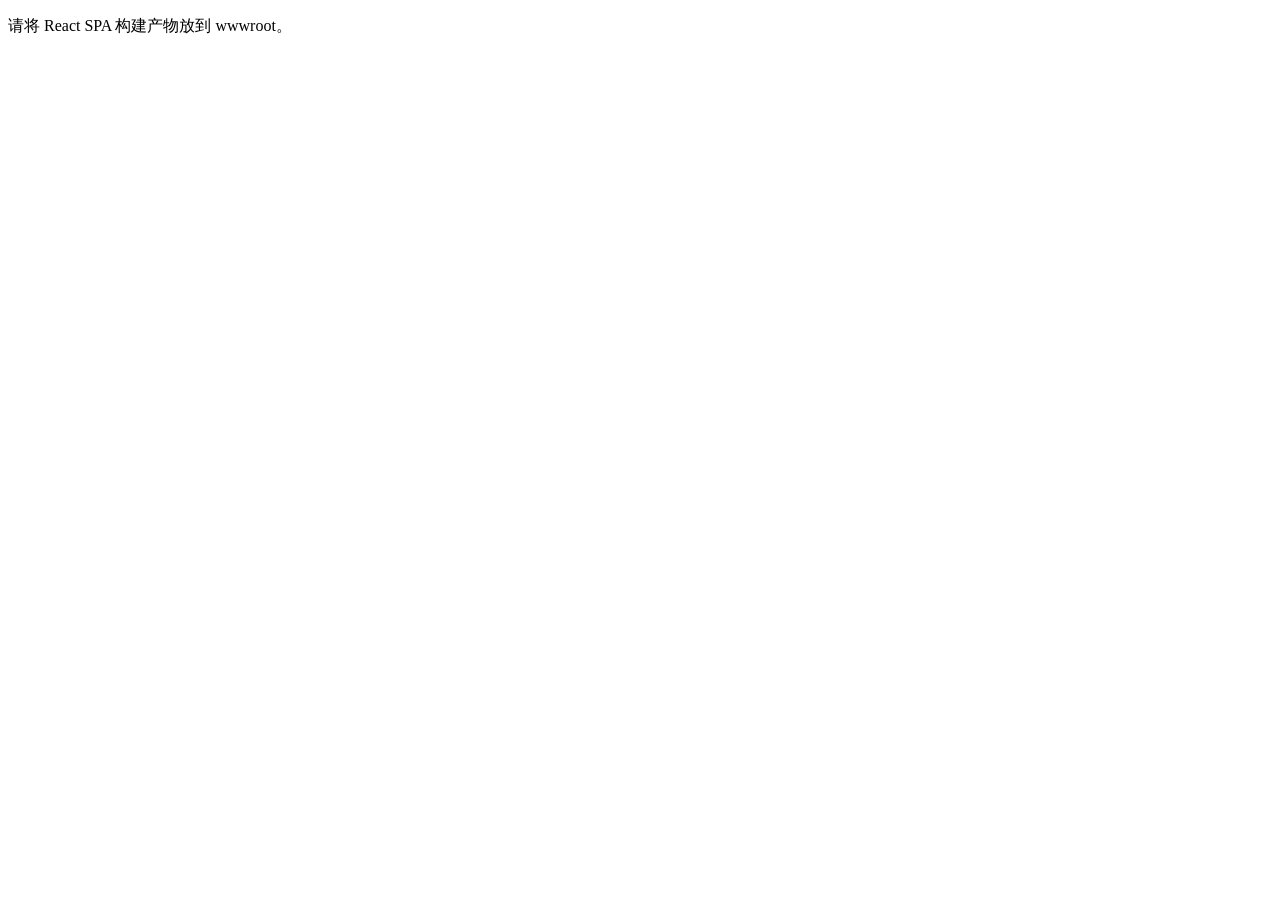
<file: src/MessagePusher.Api/wwwroot/index.html>
<!DOCTYPE html>
<html lang="zh-CN">
<head>
    <meta charset="UTF-8" />
    <meta name="viewport" content="width=device-width, initial-scale=1" />
    <title>消息推送服务</title>
</head>
<body>
    <p>请将 React SPA 构建产物放到 wwwroot。</p>
</body>
</html>
</file>
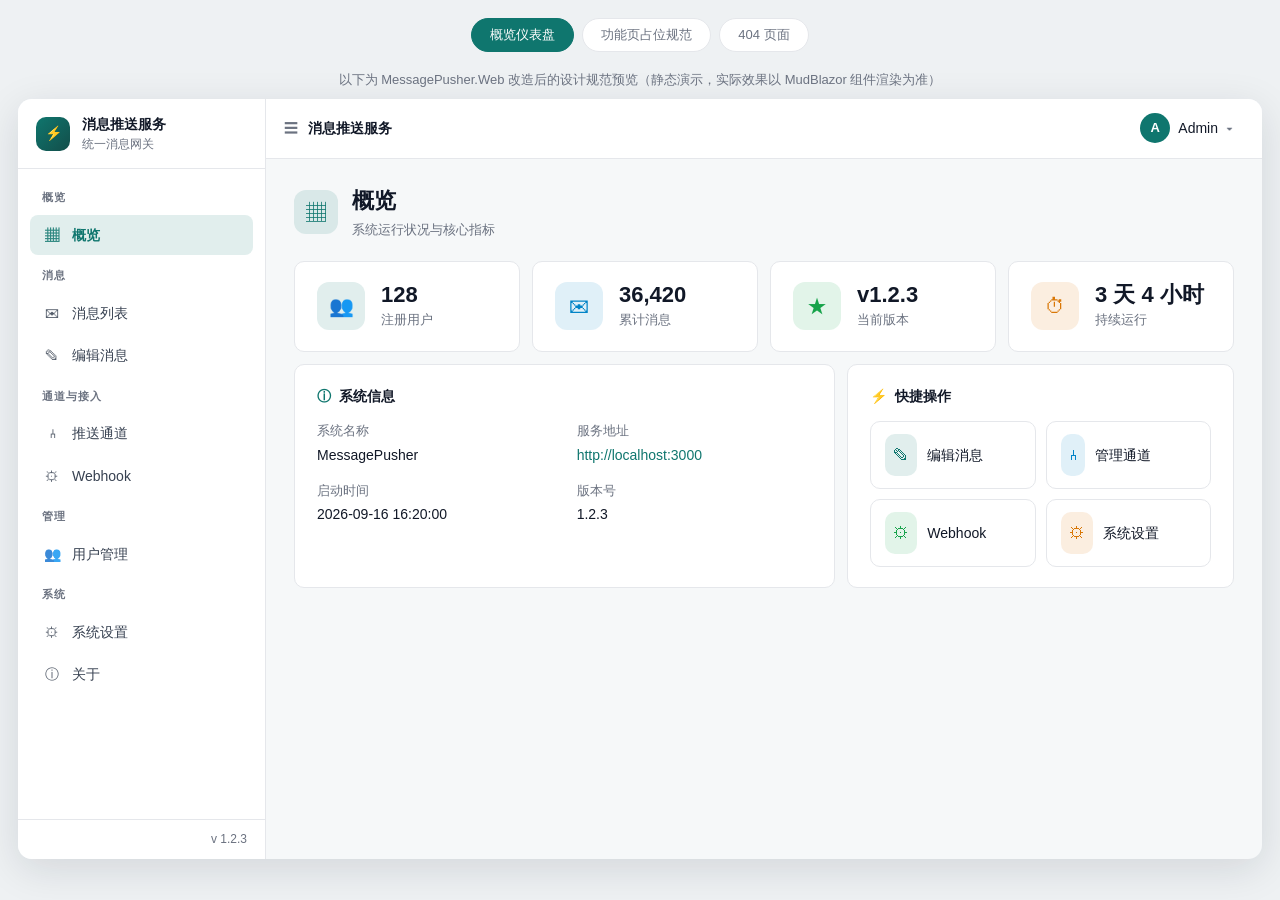
<file: src/MessagePusher.Web/docs/design-preview.html>
<!DOCTYPE html>
<html lang="zh-CN">
<head>
<meta charset="utf-8" />
<meta name="viewport" content="width=device-width, initial-scale=1.0" />
<title>MessagePusher.Web 设计规范预览</title>
<style>
    :root {
        --brand: #0F766E;
        --brand-dark: #134E4A;
        --brand-100: rgba(15,118,110,.12);
        --bg: #F6F8F9;
        --surface: #FFFFFF;
        --line: #E5E7EB;
        --text-1: #111827;
        --text-2: #6B7280;
        --radius: 10px;
        --shadow: 0 6px 18px rgba(17,24,39,.07);
        --info: #0284C7; --info-bg: rgba(2,132,199,.12);
        --success: #16A34A; --success-bg: rgba(22,163,74,.12);
        --warning: #D97706; --warning-bg: rgba(217,119,6,.12);
    }
    * { box-sizing: border-box; margin: 0; padding: 0; }
    body {
        font-family: Roboto, "Noto Sans SC", "PingFang SC", "Microsoft YaHei", sans-serif;
        background: #EEF1F3; color: var(--text-1); font-size: 14px; line-height: 1.6;
        -webkit-font-smoothing: antialiased;
    }
    .preview-tabs { display: flex; justify-content: center; gap: 8px; padding: 18px; flex-wrap: wrap; }
    .preview-tabs button {
        border: 1px solid var(--line); background: #fff; color: var(--text-2);
        padding: 7px 18px; border-radius: 999px; cursor: pointer; font-size: 13px; transition: all .15s;
    }
    .preview-tabs button.active { background: var(--brand); border-color: var(--brand); color: #fff; }
    .screen { display: none; }
    .screen.active { display: block; }

    /* ===== 应用外壳 ===== */
    .app { display: flex; min-height: 760px; background: var(--bg); border-radius: 14px; overflow: hidden; box-shadow: 0 10px 40px rgba(17,24,39,.12); max-width: 1280px; margin: 0 18px 40px; }
    .sidebar { width: 248px; flex: none; background: var(--surface); border-right: 1px solid var(--line); display: flex; flex-direction: column; }
    .brand { display: flex; align-items: center; gap: 12px; padding: 14px 18px; border-bottom: 1px solid var(--line); min-height: 60px; }
    .brand-badge { width: 34px; height: 34px; border-radius: 10px; background: linear-gradient(135deg,#0f766e,#134e4a); color: #fff; display: flex; align-items: center; justify-content: center; font-weight: 700; }
    .brand-name { font-weight: 600; font-size: 14px; }
    .brand-sub { font-size: 12px; color: var(--text-2); }
    nav { padding: 10px 12px; flex: 1; }
    .nav-group-title { font-size: 11px; font-weight: 600; letter-spacing: .08em; color: var(--text-2); text-transform: uppercase; padding: 10px 12px 6px; }
    .nav-link { display: flex; align-items: center; gap: 10px; padding: 9px 12px; border-radius: 8px; color: #374151; text-decoration: none; margin: 2px 0; transition: background .12s; }
    .nav-link:hover { background: var(--brand-100); }
    .nav-link.active { background: var(--brand-100); color: var(--brand); font-weight: 600; }
    .nav-ico { width: 20px; text-align: center; opacity: .85; }
    .sidebar-footer { padding: 10px 18px; border-top: 1px solid var(--line); font-size: 12px; color: var(--text-2); text-align: right; }
    .main { flex: 1; display: flex; flex-direction: column; min-width: 0; }
    .topbar { height: 60px; background: var(--surface); border-bottom: 1px solid var(--line); display: flex; align-items: center; gap: 10px; padding: 0 18px; }
    .topbar-title { font-weight: 600; }
    .spacer { flex: 1; }
    .user-chip { display: inline-flex; align-items: center; gap: 8px; border: 1px solid transparent; background: transparent; padding: 4px 10px 4px 4px; border-radius: 999px; cursor: pointer; }
    .user-chip:hover { background: var(--brand-100); }
    .avatar { width: 30px; height: 30px; border-radius: 50%; background: var(--brand); color: #fff; display: flex; align-items: center; justify-content: center; font-size: 13px; font-weight: 600; }
    .content { padding: 24px 28px 48px; }

    /* ===== 页头 ===== */
    .page-header { display: flex; align-items: center; justify-content: space-between; gap: 16px; margin-bottom: 20px; }
    .page-header-main { display: flex; align-items: center; gap: 14px; }
    .page-header-icon { width: 44px; height: 44px; border-radius: 12px; background: var(--brand-100); color: var(--brand); display: flex; align-items: center; justify-content: center; font-size: 20px; }
    .page-header h1 { font-size: 22px; font-weight: 700; }
    .page-header .desc { color: var(--text-2); font-size: 13px; margin-top: 2px; }

    /* ===== 统计卡片 ===== */
    .grid { display: grid; gap: 12px; }
    .stats { grid-template-columns: repeat(4, 1fr); }
    @media (max-width: 1000px) { .stats { grid-template-columns: repeat(2,1fr); } }
    .stat-card { background: var(--surface); border: 1px solid var(--line); border-radius: var(--radius); padding: 20px 22px; display: flex; align-items: center; gap: 16px; transition: all .2s; }
    .stat-card:hover { box-shadow: var(--shadow); transform: translateY(-1px); }
    .stat-icon { width: 48px; height: 48px; border-radius: 12px; display: flex; align-items: center; justify-content: center; font-size: 20px; flex: none; }
    .tone-primary { background: var(--brand-100); color: var(--brand); }
    .tone-info { background: var(--info-bg); color: var(--info); }
    .tone-success { background: var(--success-bg); color: var(--success); }
    .tone-warning { background: var(--warning-bg); color: var(--warning); }
    .stat-value { font-size: 22px; font-weight: 700; line-height: 1.2; }
    .stat-label { color: var(--text-2); font-size: 13px; margin-top: 2px; }

    /* ===== 信息面板 ===== */
    .panels { grid-template-columns: 7fr 5fr; margin-top: 12px; }
    @media (max-width: 1000px) { .panels { grid-template-columns: 1fr; } }
    .panel { background: var(--surface); border: 1px solid var(--line); border-radius: var(--radius); padding: 20px 22px; }
    .panel-head { display: flex; align-items: center; gap: 8px; margin-bottom: 14px; font-weight: 600; }
    .panel-head .ico { color: var(--brand); }
    .kv-grid { display: grid; grid-template-columns: repeat(2, 1fr); gap: 14px 24px; }
    .kv-item .k { color: var(--text-2); font-size: 13px; }
    .kv-item .v { font-weight: 500; margin-top: 2px; }
    .kv-item .v a { color: var(--brand); text-decoration: none; }
    .quick-grid { display: grid; grid-template-columns: repeat(2, 1fr); gap: 10px; }
    .quick-item { border: 1px solid var(--line); border-radius: var(--radius); display: flex; align-items: center; gap: 10px; padding: 12px 14px; cursor: pointer; transition: all .15s; background: #fff; }
    .quick-item:hover { border-color: var(--brand); background: #F0FDFA; }
    .quick-ico { border-radius: 10px; padding: 8px; font-size: 16px; }

    /* ===== 占位组件 ===== */
    .coming-soon { background: var(--surface); border: 1px dashed #D1D5DB; border-radius: var(--radius); padding: 56px 24px; display: flex; flex-direction: column; align-items: center; text-align: center; }
    .cs-icon { width: 64px; height: 64px; border-radius: 16px; background: var(--brand-100); color: var(--brand); display: flex; align-items: center; justify-content: center; font-size: 28px; margin-bottom: 16px; }
    .cs-title { font-weight: 600; font-size: 16px; }
    .cs-desc { color: var(--text-2); max-width: 480px; margin-top: 4px; }
    .cs-chips { display: flex; gap: 8px; flex-wrap: wrap; justify-content: center; margin-top: 20px; }
    .cs-chip { border: 1px solid var(--line); border-radius: 999px; padding: 3px 12px; font-size: 12px; color: var(--text-2); }
    .cs-tag { margin-top: 24px; background: var(--warning-bg); color: #B45309; padding: 4px 12px; border-radius: 999px; font-size: 12px; font-weight: 500; }

    /* ===== 404 ===== */
    .nf { display: flex; flex-direction: column; align-items: center; text-align: center; padding: 90px 24px; }
    .nf-code { font-size: 80px; font-weight: 800; line-height: 1; background: linear-gradient(135deg,#0F766E,#134E4A); -webkit-background-clip: text; background-clip: text; -webkit-text-fill-color: transparent; }
    .nf-title { font-weight: 600; margin-top: 12px; }
    .nf-desc { color: var(--text-2); margin-top: 4px; }
    .nf-actions { display: flex; gap: 12px; margin-top: 32px; }
    .btn { display: inline-flex; align-items: center; gap: 6px; padding: 8px 20px; border-radius: var(--radius); cursor: pointer; font-size: 14px; border: 1px solid transparent; }
    .btn-primary { background: var(--brand); color: #fff; }
    .btn-text { background: transparent; color: #374151; }
    .btn-text:hover { background: var(--brand-100); }

    .note { max-width: 1280px; margin: 0 auto 8px; padding: 0 18px; color: var(--text-2); font-size: 13px; text-align: center; }
</style>
</head>
<body>

<div class="preview-tabs">
    <button class="active" data-screen="s-home">概览仪表盘</button>
    <button data-screen="s-placeholder">功能页占位规范</button>
    <button data-screen="s-404">404 页面</button>
</div>
<p class="note">以下为 MessagePusher.Web 改造后的设计规范预览（静态演示，实际效果以 MudBlazor 组件渲染为准）</p>

<!-- ============ 屏幕 1：概览 ============ -->
<div class="screen active" id="s-home">
<div class="app">
    <aside class="sidebar">
        <div class="brand">
            <div class="brand-badge">⚡</div>
            <div>
                <div class="brand-name">消息推送服务</div>
                <div class="brand-sub">统一消息网关</div>
            </div>
        </div>
        <nav>
            <div class="nav-group-title">概览</div>
            <a class="nav-link active" href="javascript:void(0)"><span class="nav-ico">▦</span>概览</a>
            <div class="nav-group-title">消息</div>
            <a class="nav-link" href="javascript:void(0)"><span class="nav-ico">✉</span>消息列表</a>
            <a class="nav-link" href="javascript:void(0)"><span class="nav-ico">✎</span>编辑消息</a>
            <div class="nav-group-title">通道与接入</div>
            <a class="nav-link" href="javascript:void(0)"><span class="nav-ico">⑃</span>推送通道</a>
            <a class="nav-link" href="javascript:void(0)"><span class="nav-ico">⚙</span>Webhook</a>
            <div class="nav-group-title">管理</div>
            <a class="nav-link" href="javascript:void(0)"><span class="nav-ico">👥</span>用户管理</a>
            <div class="nav-group-title">系统</div>
            <a class="nav-link" href="javascript:void(0)"><span class="nav-ico">⚙</span>系统设置</a>
            <a class="nav-link" href="javascript:void(0)"><span class="nav-ico">ⓘ</span>关于</a>
        </nav>
        <div class="sidebar-footer">v 1.2.3</div>
    </aside>
    <div class="main">
        <header class="topbar">
            <span style="color:var(--text-2)">☰</span>
            <span class="topbar-title">消息推送服务</span>
            <span class="spacer"></span>
            <div class="user-chip">
                <div class="avatar">A</div>
                <span>Admin</span>
                <span style="color:var(--text-2)">▾</span>
            </div>
        </header>
        <div class="content">
            <div class="page-header">
                <div class="page-header-main">
                    <div class="page-header-icon">▦</div>
                    <div>
                        <h1>概览</h1>
                        <div class="desc">系统运行状况与核心指标</div>
                    </div>
                </div>
            </div>
            <div class="grid stats">
                <div class="stat-card"><div class="stat-icon tone-primary">👥</div><div><div class="stat-value">128</div><div class="stat-label">注册用户</div></div></div>
                <div class="stat-card"><div class="stat-icon tone-info">✉</div><div><div class="stat-value">36,420</div><div class="stat-label">累计消息</div></div></div>
                <div class="stat-card"><div class="stat-icon tone-success">★</div><div><div class="stat-value">v1.2.3</div><div class="stat-label">当前版本</div></div></div>
                <div class="stat-card"><div class="stat-icon tone-warning">⏱</div><div><div class="stat-value">3 天 4 小时</div><div class="stat-label">持续运行</div></div></div>
            </div>
            <div class="grid panels">
                <div class="panel">
                    <div class="panel-head"><span class="ico">ⓘ</span>系统信息</div>
                    <div class="kv-grid">
                        <div class="kv-item"><div class="k">系统名称</div><div class="v">MessagePusher</div></div>
                        <div class="kv-item"><div class="k">服务地址</div><div class="v"><a href="javascript:void(0)">http://localhost:3000</a></div></div>
                        <div class="kv-item"><div class="k">启动时间</div><div class="v">2026-09-16 16:20:00</div></div>
                        <div class="kv-item"><div class="k">版本号</div><div class="v">1.2.3</div></div>
                    </div>
                </div>
                <div class="panel">
                    <div class="panel-head"><span class="ico">⚡</span>快捷操作</div>
                    <div class="quick-grid">
                        <div class="quick-item"><span class="quick-ico tone-primary">✎</span>编辑消息</div>
                        <div class="quick-item"><span class="quick-ico tone-info">⑃</span>管理通道</div>
                        <div class="quick-item"><span class="quick-ico tone-success">⚙</span>Webhook</div>
                        <div class="quick-item"><span class="quick-ico tone-warning">⚙</span>系统设置</div>
                    </div>
                </div>
            </div>
        </div>
    </div>
</div>
</div>

<!-- ============ 屏幕 2：占位页 ============ -->
<div class="screen" id="s-placeholder">
<div class="app">
    <div class="main" style="min-height:560px">
        <header class="topbar">
            <span style="color:var(--text-2)">☰</span>
            <span class="topbar-title">消息推送服务</span>
            <span class="spacer"></span>
            <div class="user-chip"><div class="avatar">A</div><span>Admin</span><span style="color:var(--text-2)">▾</span></div>
        </header>
        <div class="content">
            <div class="page-header">
                <div class="page-header-main">
                    <div class="page-header-icon" style="background:var(--info-bg);color:var(--info)">✉</div>
                    <div>
                        <h1>消息列表</h1>
                        <div class="desc">查询历史消息，支持搜索、筛选、重发与实时刷新</div>
                    </div>
                </div>
            </div>
            <div class="coming-soon">
                <div class="cs-icon">✉</div>
                <div class="cs-title">消息中心</div>
                <p class="cs-desc">提供全量消息的检索、状态跟踪、失败重发与 SSE 实时推送刷新，帮助您随时掌握每条消息的投递情况。</p>
                <div class="cs-chips">
                    <span class="cs-chip">多条件搜索</span>
                    <span class="cs-chip">状态筛选</span>
                    <span class="cs-chip">失败重发</span>
                    <span class="cs-chip">SSE 实时刷新</span>
                </div>
                <span class="cs-tag">开发中</span>
            </div>
        </div>
    </div>
</div>
</div>

<!-- ============ 屏幕 3：404 ============ -->
<div class="screen" id="s-404">
<div class="app">
    <div class="main" style="min-height:480px">
        <div class="nf">
            <div class="nf-code">404</div>
            <div class="nf-title">页面不存在或已被移除</div>
            <div class="nf-desc">请检查地址是否输入正确，或返回首页继续浏览。</div>
            <div class="nf-actions">
                <span class="btn btn-primary">⌂ 返回首页</span>
                <span class="btn btn-text">↩ 返回上一页</span>
            </div>
        </div>
    </div>
</div>
</div>

<script>
    document.querySelectorAll('.preview-tabs button').forEach(function (btn) {
        btn.addEventListener('click', function () {
            document.querySelectorAll('.preview-tabs button').forEach(function (b) { b.classList.remove('active'); });
            document.querySelectorAll('.screen').forEach(function (s) { s.classList.remove('active'); });
            btn.classList.add('active');
            document.getElementById(btn.dataset.screen).classList.add('active');
        });
    });
</script>
</body>
</html>
</file>
